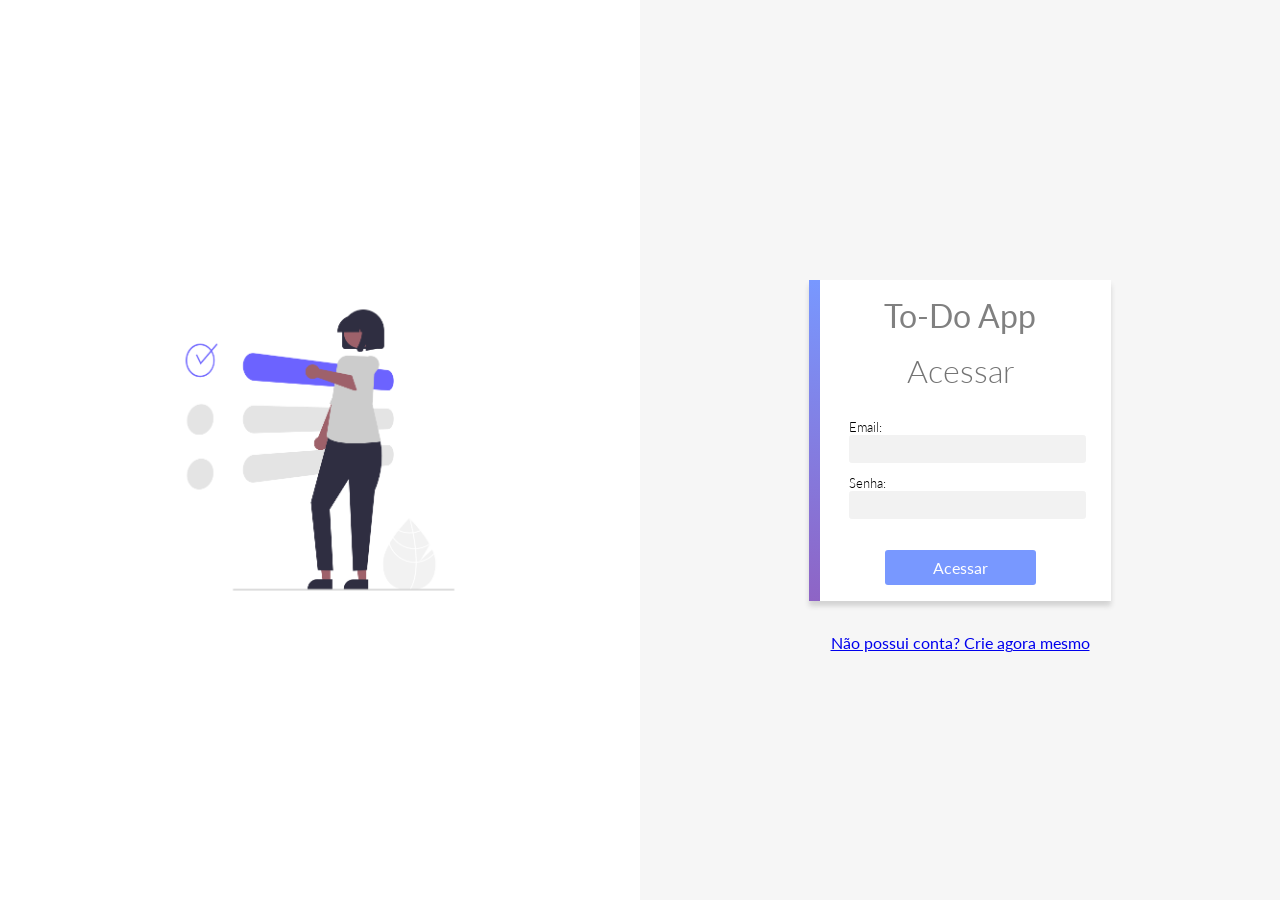
<file: index.html>
<!DOCTYPE html>
<html lang="pt-BR">

  <head>
    <meta charset="UTF-8">
    <meta http-equiv="X-UA-Compatible" content="IE=edge">
    <meta name="viewport" content="width=device-width, initial-scale=1.0">
    <title>To-Do App</title>

    <!-- ---------------- estilos compartilhados entre login e signup ---------------- -->
    <link rel="stylesheet" href="styles/acesso.css">

    <!-- ---------------------- lógica aplicada no login ----------------------- -->
    
    <script src="/scripts/login.js" type="module" defer></script>
  

  </head>

  <body>
    <div class="left">
      <img src="./assets/pessoa-login.png" alt="">
    </div>

    <div class="right">
      <form>
        <div class="form-header">
          <p>To-Do App</p>
        </div>
        <h1>Acessar</h1>
        <label>
          Email:
          <input
          required
          minlength="6"  
          name="email"
          id="inputEmail" 
          type="text">
        </label>
        <small class="erro_mensagem"></small>
        <label>
          Senha:
          <input 
          required
          minlength="8"                     
          name="password"
          id="inputPassword"
          type="password">
        </label>
        <small class="erro_mensagem"></small>
        <button type="submit" id="sentButton">Acessar</button>
        <a href="./pages/tarefas.html "></a>

      </form>
      <div class="ingressar">
        <a href="./pages/signup.html">Não possui conta? Crie agora mesmo</a>
      </div>
    </div>

  </body>
  
</html>
</file>
<file: styles/acesso.css>
@import url('./common.css');

body{
  display: flex;
}

h1 {
  color: rgb(116, 116, 116);
  font-weight: 300;
  margin: .5em 0;
}

form {
  position: relative;
  max-width: 26em;
  background-color: white;
  display: flex;
  align-items: center;
  flex-direction: column;
  margin: 2em auto;
  box-shadow: 0 5px 5px lightgrey;
  padding: 1em 2.5em;
  box-sizing: border-box;
}

form:after {
  position: absolute;
  content: '';
  width: .7em;
  height: 100%;
  top: 0;
  left: 0;
  background: linear-gradient(var(--primary), var(--secondary));
}


input {
  width: 100%;
  padding: .4em .5em;
  background-color: var(--app-grey);
  border: 1px solid var(--app-grey);
  border-radius: .2em;
}

input:focus {
  outline: none;
  border: 1px solid lightgrey;
}

label {
  width: 100%;
  font-weight: 300;
  margin-bottom: -.1em;
  margin-top: 1em;
  font-size: .8em;
}

button {
  padding: .5em 3em;
  background-color: var(--primary);
  color: white;
  margin-top: 2em;
  font-weight: 400;
  font-size: 1em;
}

.form-header {
  color: grey;
  font-size: 2em;
}
.ingressar{
  text-align: center;
}
.left{
  width: 50%;  
  background-color: white;
  text-align: center;
  display: flex;
  align-items: center;
  justify-content: center;
}
.left img{
  width:60%;
}
.right{
  width: 50%;
  display: flex;
  flex-direction: column;
  align-items: center;
  justify-content: center;
}

.right .error{

background-color: rgb(238, 125, 125);

}

.errorButton{

background-color: rgb(170, 167, 167);

}
</file>
